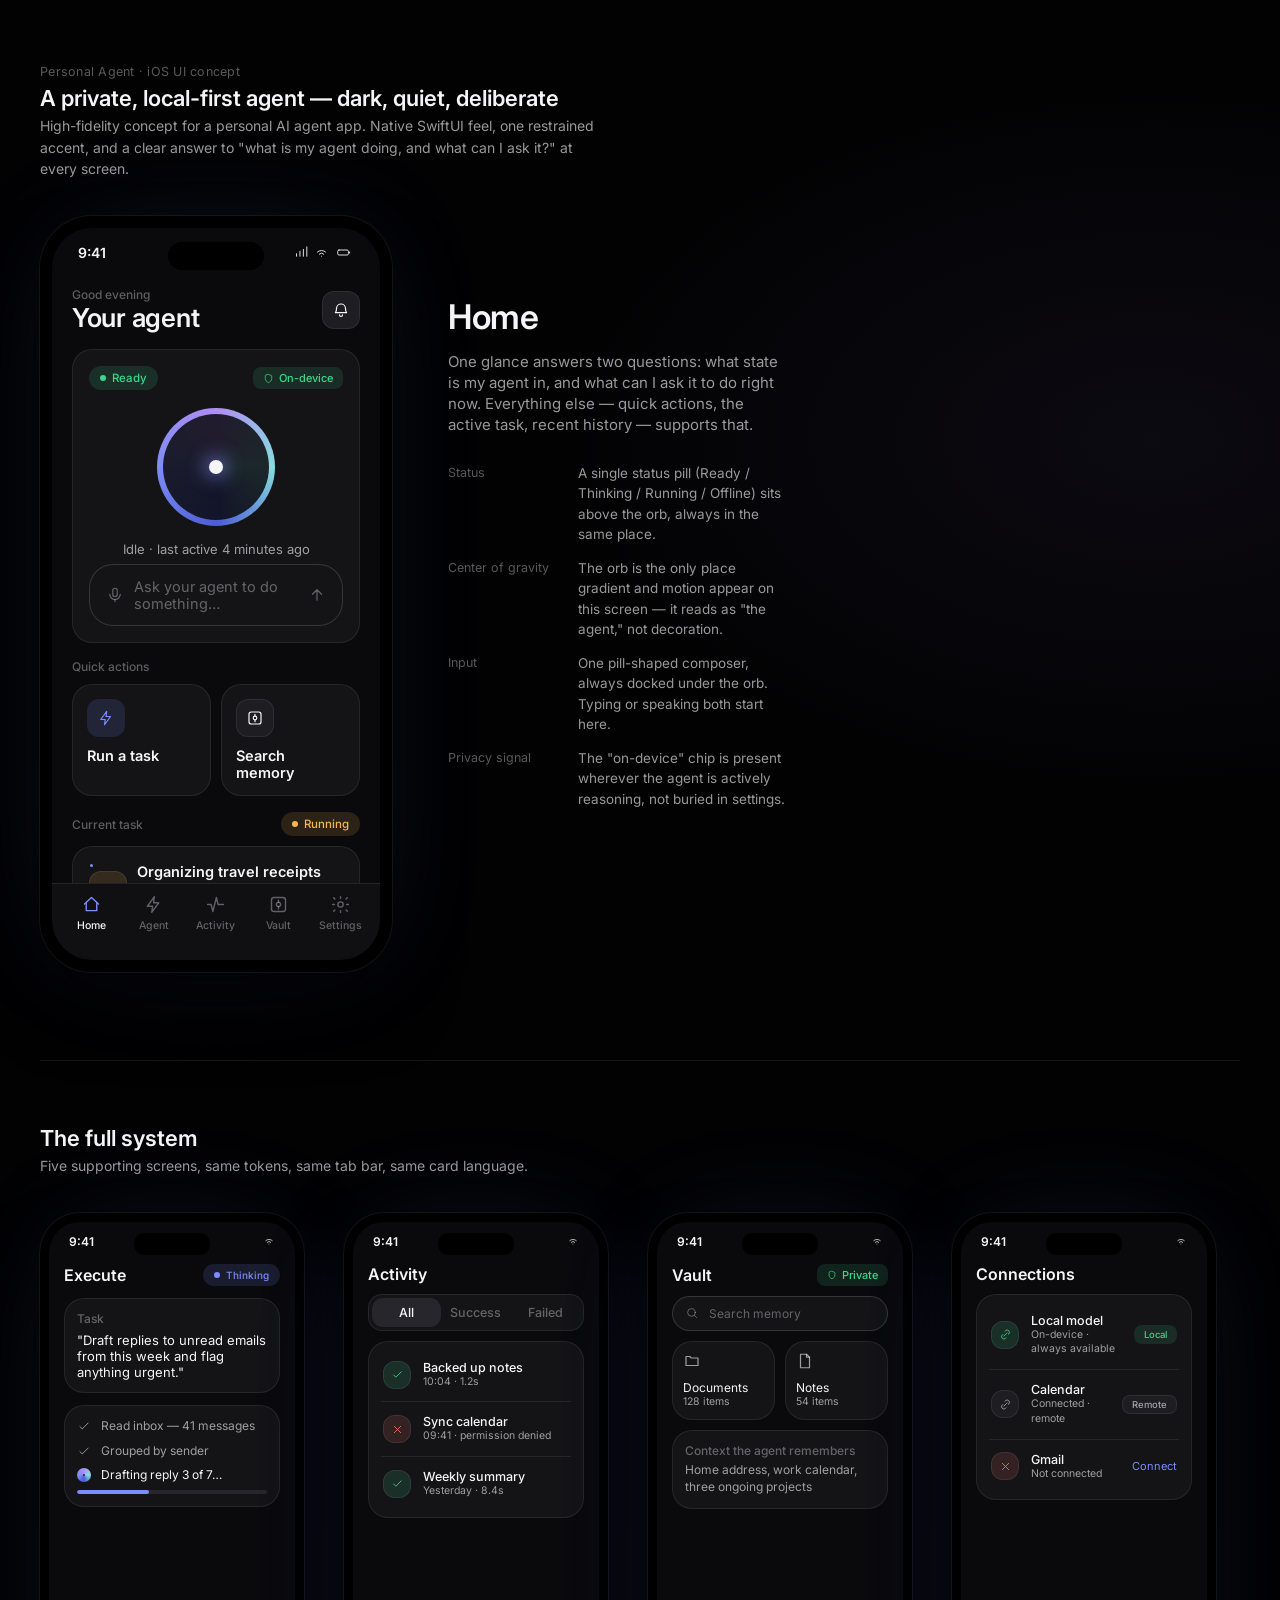
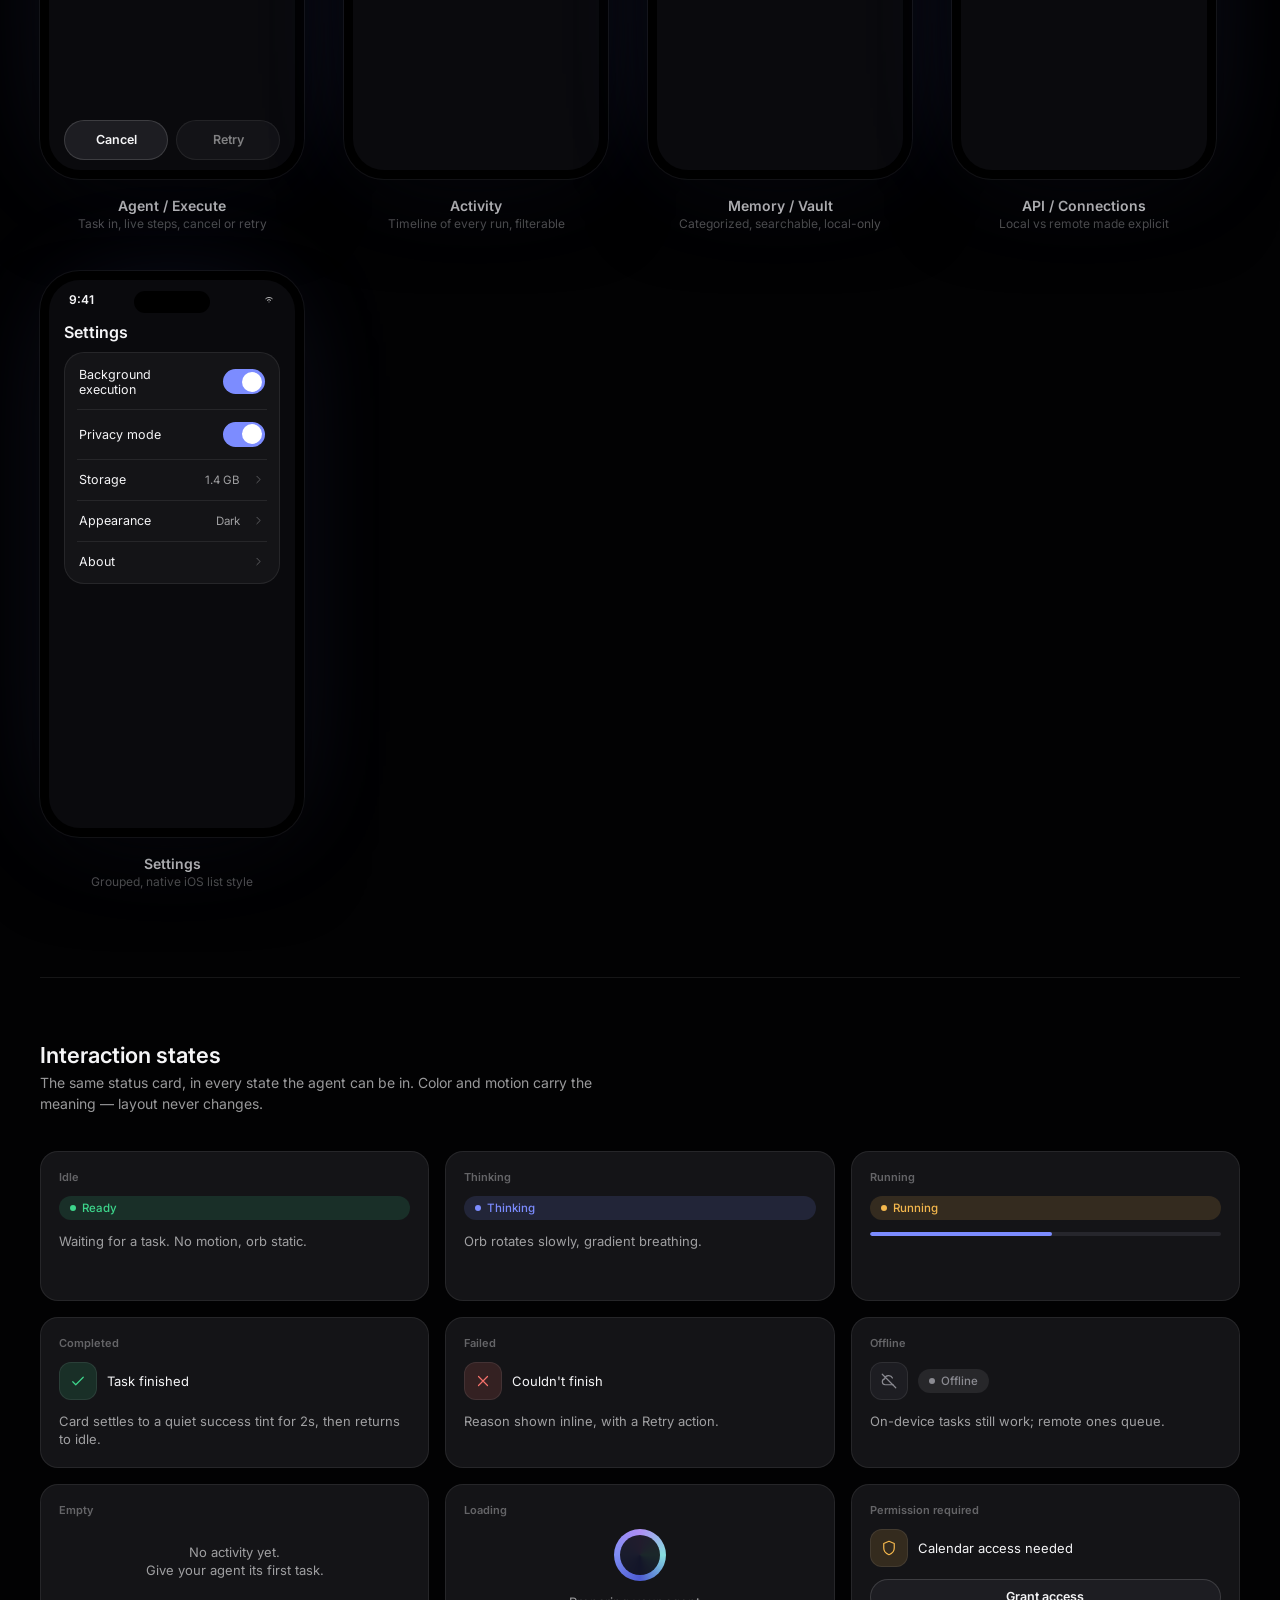
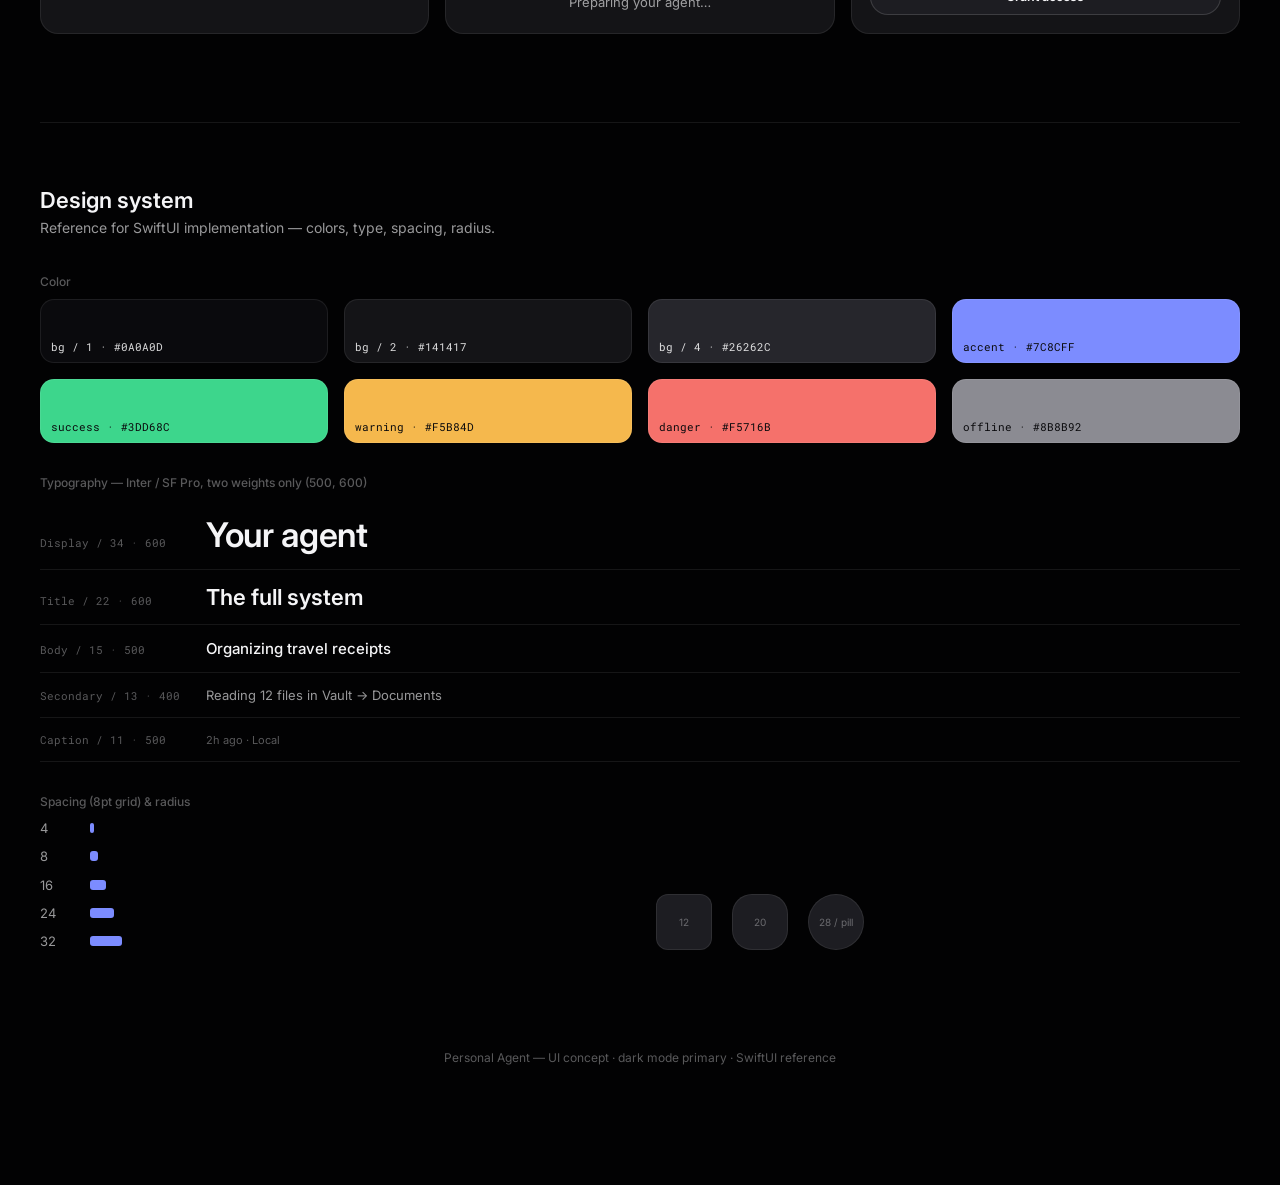
<file: personal-agent-ui.html>
<!DOCTYPE html>
<html lang="vi">
<head>
<meta charset="UTF-8">
<title>Personal Agent — UI Concept</title>
<style>
  @import url('https://fonts.googleapis.com/css2?family=Inter:wght@400;500;600;700&family=Roboto+Mono:wght@400;500&display=swap');

  :root{
    --bg-0:#020203;
    --bg-1:#0A0A0D;
    --bg-2:#141417;
    --bg-3:#1D1D22;
    --bg-4:#26262C;
    --hair:rgba(255,255,255,.08);
    --hair-strong:rgba(255,255,255,.14);
    --text-1:#F5F5F7;
    --text-2:rgba(245,245,247,.62);
    --text-3:rgba(245,245,247,.36);
    --accent:#7C8CFF;
    --accent-dim:rgba(124,140,255,.14);
    --violet:#B18CFF;
    --cyan:#7FE0E0;
    --success:#3DD68C;
    --success-dim:rgba(61,214,140,.14);
    --warning:#F5B84D;
    --warning-dim:rgba(245,184,77,.14);
    --danger:#F5716B;
    --danger-dim:rgba(245,113,107,.14);
    --offline:#8B8B92;
    --font:'Inter',-apple-system,BlinkMacSystemFont,'SF Pro Display','Helvetica Neue',sans-serif;
    --mono:'Roboto Mono',monospace;
  }
  *{box-sizing:border-box; margin:0; padding:0;}
  body{
    background:
      radial-gradient(ellipse 1200px 700px at 20% -10%, rgba(124,140,255,.08), transparent 60%),
      radial-gradient(ellipse 1000px 600px at 90% 10%, rgba(177,140,255,.06), transparent 60%),
      var(--bg-0);
    color:var(--text-1);
    font-family:var(--font);
    padding:64px 40px 120px;
  }
  .wrap{max-width:1400px; margin:0 auto;}

  /* ---------- shared page chrome ---------- */
  .eyebrow{
    font-size:12.5px; color:var(--text-3); letter-spacing:.02em; margin-bottom:6px;
  }
  .section-title{
    font-size:22px; font-weight:600; color:var(--text-1); margin-bottom:4px;
  }
  .section-sub{
    font-size:14px; color:var(--text-2); max-width:560px; line-height:1.55;
  }
  .section-head{ margin-bottom:36px; }
  .divider{ height:1px; background:var(--hair); margin:88px 0 64px; }

  /* ---------- phone frame ---------- */
  .phone{
    position:relative;
    background:#000;
    border-radius:52px;
    padding:12px;
    box-shadow:
      0 0 0 1px rgba(255,255,255,.06),
      0 40px 80px -20px rgba(0,0,0,.7),
      0 0 120px -30px rgba(124,140,255,.18);
  }
  .phone .screen{
    position:relative;
    width:100%; height:100%;
    background:var(--bg-1);
    border-radius:40px;
    overflow:hidden;
    display:flex; flex-direction:column;
  }
  .phone.hero{ width:352px; height:756px; }
  .phone.small{ width:264px; height:566px; padding:9px; border-radius:40px; }
  .phone.small .screen{ border-radius:31px; }

  .island{
    position:absolute; top:14px; left:50%; transform:translateX(-50%);
    width:96px; height:28px; background:#000; border-radius:20px; z-index:20;
  }
  .statusbar{
    display:flex; justify-content:space-between; align-items:center;
    padding:16px 26px 0; font-size:14px; font-weight:600; color:var(--text-1); flex-shrink:0;
  }
  .statusbar .icons{ display:flex; gap:5px; align-items:center; opacity:.9}

  .tabbar{
    margin-top:auto; flex-shrink:0;
    display:flex; justify-content:space-around; align-items:center;
    padding:10px 8px calc(10px + 18px);
    background:rgba(20,20,23,.72);
    backdrop-filter:blur(20px);
    border-top:1px solid var(--hair);
  }
  .tabbar .tab{
    display:flex; flex-direction:column; align-items:center; gap:4px;
    color:var(--text-3); font-size:10.5px; font-weight:500; width:56px;
  }
  .tabbar .tab.active{ color:var(--text-1); }
  .tabbar .tab.active svg{ stroke:var(--accent); }
  .tabbar svg{ stroke:var(--text-3); }
  .tabbar .tab.active .dot{ display:block; }
  .tabbar .dot{ display:none; width:3px; height:3px; border-radius:50%; background:var(--accent); position:absolute; margin-top:-30px;}

  .scr-content{ flex:1; overflow:hidden; padding:20px 20px 12px; display:flex; flex-direction:column; gap:16px; }

  svg.icon{ width:18px; height:18px; stroke:currentColor; stroke-width:1.6; fill:none; stroke-linecap:round; stroke-linejoin:round; }

  /* ---------- generic UI atoms used inside phones ---------- */
  .h1{ font-size:26px; font-weight:600; letter-spacing:-.01em; }
  .h2{ font-size:17px; font-weight:600; }
  .cap{ font-size:12px; color:var(--text-3); font-weight:500; text-transform:none; }
  .muted{ color:var(--text-2); font-size:13px; line-height:1.4; }

  .card{
    background:var(--bg-2);
    border:1px solid var(--hair);
    border-radius:20px;
    padding:16px;
  }
  .row{ display:flex; align-items:center; gap:10px; }
  .between{ display:flex; align-items:center; justify-content:space-between; }

  .pill{
    display:inline-flex; align-items:center; gap:6px;
    padding:5px 11px; border-radius:100px;
    font-size:11.5px; font-weight:500;
  }
  .pill.ready{ background:var(--success-dim); color:var(--success); }
  .pill.thinking{ background:var(--accent-dim); color:var(--accent); }
  .pill.running{ background:var(--warning-dim); color:var(--warning); }
  .pill.offline{ background:rgba(139,139,146,.16); color:var(--offline); }
  .pill.error{ background:var(--danger-dim); color:var(--danger); }
  .pill .pdot{ width:6px; height:6px; border-radius:50%; background:currentColor; }
  .pill.thinking .pdot, .pill.running .pdot{ animation:pulse 1.4s ease-in-out infinite; }
  @keyframes pulse{ 0%,100%{opacity:1} 50%{opacity:.35} }

  .icon-tile{
    width:38px; height:38px; border-radius:12px;
    display:flex; align-items:center; justify-content:center;
    background:var(--bg-3); border:1px solid var(--hair); flex-shrink:0;
  }
  .icon-tile.accent{ background:var(--accent-dim); border-color:transparent; }
  .icon-tile.accent svg{ stroke:var(--accent); }
  .icon-tile.success{ background:var(--success-dim); }
  .icon-tile.success svg{ stroke:var(--success); }
  .icon-tile.warning{ background:var(--warning-dim); }
  .icon-tile.warning svg{ stroke:var(--warning); }
  .icon-tile.danger{ background:var(--danger-dim); }
  .icon-tile.danger svg{ stroke:var(--danger); }

  /* orb */
  .orb-wrap{ display:flex; flex-direction:column; align-items:center; gap:14px; padding:18px 0 6px; }
  .orb{
    width:118px; height:118px; border-radius:50%;
    position:relative;
    background:conic-gradient(from 180deg, #4B5BE0, #7C8CFF, #B18CFF, #7FE0E0, #4B5BE0);
    filter:saturate(0.9);
    display:flex; align-items:center; justify-content:center;
  }
  .orb::after{
    content:''; position:absolute; inset:6px; border-radius:50%;
    background:var(--bg-1); opacity:.86;
  }
  .orb .core{ position:relative; z-index:2; width:14px; height:14px; border-radius:50%; background:var(--text-1); box-shadow:0 0 18px 4px rgba(124,140,255,.6);}
  .orb.thinking{ animation:spin 5s linear infinite; }
  @keyframes spin{ to{ transform:rotate(360deg);} }

  .btn{
    display:flex; align-items:center; justify-content:center; gap:8px;
    height:52px; border-radius:26px; font-size:15px; font-weight:600;
    background:var(--accent); color:#0A0A0D; border:none;
  }
  .btn.ghost{ background:var(--bg-3); color:var(--text-1); border:1px solid var(--hair-strong); }

  .input-pill{
    display:flex; align-items:center; gap:10px;
    background:var(--bg-2); border:1px solid var(--hair-strong);
    border-radius:24px; padding:13px 16px; color:var(--text-3); font-size:14.5px;
  }
  .input-pill svg{ stroke:var(--text-3); flex-shrink:0; }

  .list-item{
    display:flex; align-items:center; gap:12px; padding:12px 2px;
    border-bottom:1px solid var(--hair);
  }
  .list-item:last-child{ border-bottom:none; }

  .grid2{ display:grid; grid-template-columns:1fr 1fr; gap:10px; }

  .seg{
    display:flex; background:var(--bg-2); border:1px solid var(--hair); border-radius:14px; padding:3px;
  }
  .seg span{ flex:1; text-align:center; font-size:12.5px; font-weight:500; padding:7px 0; border-radius:11px; color:var(--text-3); }
  .seg span.on{ background:var(--bg-4); color:var(--text-1); }

  .toggle{ width:42px; height:25px; border-radius:14px; background:var(--bg-4); position:relative; flex-shrink:0; }
  .toggle.on{ background:var(--accent); }
  .toggle::after{ content:''; position:absolute; top:2.5px; left:3px; width:20px; height:20px; border-radius:50%; background:#fff; }
  .toggle.on::after{ left:auto; right:3px; }

  .chip{
    display:inline-flex; align-items:center; gap:5px; font-size:11px; font-weight:500;
    padding:3px 9px; border-radius:8px; background:var(--bg-3); color:var(--text-2); border:1px solid var(--hair);
  }
  .chip.local{ background:rgba(61,214,140,.12); color:var(--success); border-color:transparent; }

  .progressbar{ height:4px; border-radius:4px; background:var(--bg-4); overflow:hidden; }
  .progressbar > div{ height:100%; background:var(--accent); border-radius:4px; }

  .scrollhide::-webkit-scrollbar{ display:none; }

  /* ---------- layout grids ---------- */
  .hero-row{ display:flex; gap:56px; align-items:flex-start; }
  .hero-caption{ padding-top:80px; max-width:340px; }
  .hero-caption .h1{ font-size:34px; margin-bottom:14px; }
  .hero-caption .muted{ font-size:15px; margin-bottom:28px; }
  .kv{ display:flex; gap:10px; margin-bottom:14px; }
  .kv .k{ width:120px; font-size:12.5px; color:var(--text-3); flex-shrink:0; padding-top:2px;}
  .kv .v{ font-size:13.5px; color:var(--text-2); line-height:1.5; }

  .screens-grid{ display:flex; flex-wrap:wrap; gap:40px; justify-content:flex-start; }
  .screen-block{ display:flex; flex-direction:column; align-items:center; gap:18px; }
  .screen-label{ text-align:center; }
  .screen-label .name{ font-size:14px; font-weight:600; }
  .screen-label .desc{ font-size:12px; color:var(--text-3); margin-top:2px; }

  .states-grid{ display:grid; grid-template-columns:repeat(3,1fr); gap:16px; }
  .state-card{
    background:var(--bg-2); border:1px solid var(--hair); border-radius:18px; padding:18px;
    display:flex; flex-direction:column; gap:12px; min-height:150px;
  }
  .state-card .tag{ font-size:11px; font-weight:600; color:var(--text-3); }

  .tok-row{ display:grid; grid-template-columns:repeat(4,1fr); gap:16px; }
  .swatch{ border-radius:14px; height:64px; border:1px solid var(--hair); position:relative; overflow:hidden; }
  .swatch .lbl{ position:absolute; bottom:8px; left:10px; font-size:11px; font-family:var(--mono); color:rgba(255,255,255,.85); }

  .type-row{ display:flex; align-items:baseline; gap:16px; padding:14px 0; border-bottom:1px solid var(--hair); }
  .type-row .tlabel{ width:150px; font-size:11px; color:var(--text-3); font-family:var(--mono); flex-shrink:0; }

  .spacing-row{ display:flex; align-items:center; gap:14px; }
  .spacing-bar{ height:10px; background:var(--accent); border-radius:3px; }

  footer{ margin-top:100px; text-align:center; color:var(--text-3); font-size:12px; }
</style>
</head>
<body>
<div class="wrap">

  <!-- ============ SVG ICON DEFS ============ -->
  <svg width="0" height="0" style="position:absolute">
    <defs>
      <symbol id="i-home" viewBox="0 0 24 24"><path d="M4 11.5 12 4l8 7.5"/><path d="M6 10v9h12v-9"/></symbol>
      <symbol id="i-bolt" viewBox="0 0 24 24"><path d="M13 3 5 14h6l-1 7 8-11h-6z"/></symbol>
      <symbol id="i-activity" viewBox="0 0 24 24"><path d="M3 12h4l2 8 4-16 2 8h6"/></symbol>
      <symbol id="i-vault" viewBox="0 0 24 24"><rect x="4" y="4" width="16" height="16" rx="3"/><circle cx="12" cy="12" r="2.4"/><path d="M12 9.6V7M12 17v-2.6"/></symbol>
      <symbol id="i-link" viewBox="0 0 24 24"><path d="M9 15l6-6"/><path d="M11 6l1-1a4 4 0 0 1 6 6l-1 1"/><path d="M13 18l-1 1a4 4 0 0 1-6-6l1-1"/></symbol>
      <symbol id="i-gear" viewBox="0 0 24 24"><circle cx="12" cy="12" r="3"/><path d="M12 3v2M12 19v2M4.2 4.2l1.4 1.4M18.4 18.4l1.4 1.4M3 12h2M19 12h2M4.2 19.8l1.4-1.4M18.4 5.6l1.4-1.4"/></symbol>
      <symbol id="i-mic" viewBox="0 0 24 24"><rect x="9" y="3" width="6" height="11" rx="3"/><path d="M5 11a7 7 0 0 0 14 0"/><path d="M12 18v3"/></symbol>
      <symbol id="i-search" viewBox="0 0 24 24"><circle cx="11" cy="11" r="6.5"/><path d="M20 20l-4.3-4.3"/></symbol>
      <symbol id="i-chevron" viewBox="0 0 24 24"><path d="M9 6l6 6-6 6"/></symbol>
      <symbol id="i-check" viewBox="0 0 24 24"><path d="M5 13l4 4L19 7"/></symbol>
      <symbol id="i-x" viewBox="0 0 24 24"><path d="M6 6l12 12M18 6L6 18"/></symbol>
      <symbol id="i-clock" viewBox="0 0 24 24"><circle cx="12" cy="12" r="8.5"/><path d="M12 7.5V12l3 2"/></symbol>
      <symbol id="i-cloudoff" viewBox="0 0 24 24"><path d="M3 3l18 18"/><path d="M17.5 17H7a4 4 0 0 1-.8-7.9A5.5 5.5 0 0 1 16.6 8"/></symbol>
      <symbol id="i-folder" viewBox="0 0 24 24"><path d="M4 6h5l2 2h9v10H4z"/></symbol>
      <symbol id="i-doc" viewBox="0 0 24 24"><path d="M6 3h8l4 4v14H6z"/><path d="M14 3v4h4"/></symbol>
      <symbol id="i-plus" viewBox="0 0 24 24"><path d="M12 5v14M5 12h14"/></symbol>
      <symbol id="i-arrowup" viewBox="0 0 24 24"><path d="M12 19V5M6 11l6-6 6 6"/></symbol>
      <symbol id="i-shield" viewBox="0 0 24 24"><path d="M12 3l7 3v6c0 4.5-3 7.5-7 9-4-1.5-7-4.5-7-9V6z"/></symbol>
      <symbol id="i-wifi" viewBox="0 0 24 24"><path d="M12 18h.01M8.5 14.5a5 5 0 0 1 7 0M5.5 11.2a9.5 9.5 0 0 1 13 0"/></symbol>
      <symbol id="i-bell" viewBox="0 0 24 24"><path d="M6 10a6 6 0 0 1 12 0c0 4 1.5 5.5 1.5 5.5H4.5S6 14 6 10z"/><path d="M10 18.5a2 2 0 0 0 4 0"/></symbol>
      <symbol id="i-trash" viewBox="0 0 24 24"><path d="M5 7h14M9 7V5h6v2M7 7l1 13h8l1-13"/></symbol>
      <symbol id="i-battery" viewBox="0 0 24 24"><rect x="2" y="8" width="17" height="8" rx="2"/><path d="M21 11v2"/></symbol>
      <symbol id="i-cellular" viewBox="0 0 24 24"><path d="M4 18v-4M9.5 18v-8M15 18V7M20.5 18V3"/></symbol>
      <symbol id="i-info" viewBox="0 0 24 24"><circle cx="12" cy="12" r="8.5"/><path d="M12 11v5M12 8v.01"/></symbol>
      <symbol id="i-repeat" viewBox="0 0 24 24"><path d="M4 7h13l-3-3M20 17H7l3 3"/></symbol>
      <symbol id="i-play" viewBox="0 0 24 24"><path d="M7 5l12 7-12 7z"/></symbol>
    </defs>
  </svg>

  <!-- ============ HEADER ============ -->
  <div class="section-head">
    <div class="eyebrow">Personal Agent · iOS UI concept</div>
    <div class="section-title">A private, local-first agent — dark, quiet, deliberate</div>
    <div class="section-sub">High-fidelity concept for a personal AI agent app. Native SwiftUI feel, one restrained accent, and a clear answer to "what is my agent doing, and what can I ask it?" at every screen.</div>
  </div>

  <!-- ============ HERO: HOME SCREEN ============ -->
  <div class="hero-row">
    <div class="phone hero">
      <div class="screen">
        <div class="island"></div>
        <div class="statusbar">
          <span>9:41</span>
          <div class="icons"><svg class="icon" style="width:15px;height:15px"><use href="#i-cellular"/></svg><svg class="icon" style="width:15px;height:15px"><use href="#i-wifi"/></svg><svg class="icon" style="width:20px;height:15px"><use href="#i-battery"/></svg></div>
        </div>

        <div class="scr-content scrollhide" style="overflow-y:auto">
          <div class="between" style="margin-top:6px">
            <div>
              <div class="cap">Good evening</div>
              <div class="h1">Your agent</div>
            </div>
            <div class="icon-tile"><svg class="icon"><use href="#i-bell"/></svg></div>
          </div>

          <!-- agent status card -->
          <div class="card" style="align-items:center; text-align:center;">
            <div class="between" style="width:100%">
              <span class="pill ready"><span class="pdot"></span>Ready</span>
              <span class="chip local"><svg class="icon" style="width:11px;height:11px"><use href="#i-shield"/></svg>On-device</span>
            </div>
            <div class="orb-wrap">
              <div class="orb"><div class="core"></div></div>
              <div class="muted" style="font-size:13px">Idle · last active 4 minutes ago</div>
            </div>
            <div class="input-pill" style="width:100%">
              <svg class="icon"><use href="#i-mic"/></svg>
              <span style="flex:1; text-align:left">Ask your agent to do something…</span>
              <svg class="icon"><use href="#i-arrowup"/></svg>
            </div>
          </div>

          <!-- quick actions -->
          <div>
            <div class="cap" style="margin-bottom:10px">Quick actions</div>
            <div class="grid2">
              <div class="card" style="padding:14px;">
                <div class="icon-tile accent"><svg class="icon"><use href="#i-bolt"/></svg></div>
                <div class="h2" style="margin-top:10px; font-size:14.5px">Run a task</div>
              </div>
              <div class="card" style="padding:14px;">
                <div class="icon-tile"><svg class="icon"><use href="#i-vault"/></svg></div>
                <div class="h2" style="margin-top:10px; font-size:14.5px">Search memory</div>
              </div>
            </div>
          </div>

          <!-- current task -->
          <div>
            <div class="between" style="margin-bottom:10px">
              <div class="cap">Current task</div>
              <span class="pill running"><span class="pdot"></span>Running</span>
            </div>
            <div class="card">
              <div class="row">
                <div class="icon-tile warning"><svg class="icon"><use href="#i-repeat"/></svg></div>
                <div style="flex:1">
                  <div class="h2" style="font-size:14.5px">Organizing travel receipts</div>
                  <div class="muted">Reading 12 files in Vault → Documents</div>
                </div>
              </div>
              <div class="progressbar" style="margin-top:12px"><div style="width:64%"></div></div>
            </div>
          </div>

          <!-- recent activity -->
          <div>
            <div class="between" style="margin-bottom:6px">
              <div class="cap">Recent activity</div>
              <span class="muted" style="color:var(--accent)">See all</span>
            </div>
            <div class="card" style="padding:6px 14px;">
              <div class="list-item">
                <div class="icon-tile success" style="width:32px;height:32px"><svg class="icon" style="width:15px;height:15px"><use href="#i-check"/></svg></div>
                <div style="flex:1">
                  <div style="font-size:13.5px; font-weight:500">Summarized weekly emails</div>
                  <div class="muted" style="font-size:11.5px">2h ago · Local</div>
                </div>
              </div>
              <div class="list-item">
                <div class="icon-tile danger" style="width:32px;height:32px"><svg class="icon" style="width:15px;height:15px"><use href="#i-x"/></svg></div>
                <div style="flex:1">
                  <div style="font-size:13.5px; font-weight:500">Sync with calendar</div>
                  <div class="muted" style="font-size:11.5px">Yesterday · Failed, permission needed</div>
                </div>
              </div>
            </div>
          </div>
        </div>

        <div class="tabbar">
          <div class="tab active"><svg class="icon" style="width:21px;height:21px"><use href="#i-home"/></svg>Home<span class="dot"></span></div>
          <div class="tab"><svg class="icon" style="width:21px;height:21px"><use href="#i-bolt"/></svg>Agent</div>
          <div class="tab"><svg class="icon" style="width:21px;height:21px"><use href="#i-activity"/></svg>Activity</div>
          <div class="tab"><svg class="icon" style="width:21px;height:21px"><use href="#i-vault"/></svg>Vault</div>
          <div class="tab"><svg class="icon" style="width:21px;height:21px"><use href="#i-gear"/></svg>Settings</div>
        </div>
      </div>
    </div>

    <div class="hero-caption">
      <div class="h1">Home</div>
      <div class="muted">One glance answers two questions: what state is my agent in, and what can I ask it to do right now. Everything else — quick actions, the active task, recent history — supports that.</div>
      <div class="kv"><div class="k">Status</div><div class="v">A single status pill (Ready / Thinking / Running / Offline) sits above the orb, always in the same place.</div></div>
      <div class="kv"><div class="k">Center of gravity</div><div class="v">The orb is the only place gradient and motion appear on this screen — it reads as "the agent," not decoration.</div></div>
      <div class="kv"><div class="k">Input</div><div class="v">One pill-shaped composer, always docked under the orb. Typing or speaking both start here.</div></div>
      <div class="kv"><div class="k">Privacy signal</div><div class="v">The "on-device" chip is present wherever the agent is actively reasoning, not buried in settings.</div></div>
    </div>
  </div>

  <div class="divider"></div>

  <!-- ============ OTHER SCREENS ============ -->
  <div class="section-head">
    <div class="section-title">The full system</div>
    <div class="section-sub">Five supporting screens, same tokens, same tab bar, same card language.</div>
  </div>

  <div class="screens-grid">

    <!-- AGENT / EXECUTE -->
    <div class="screen-block">
      <div class="phone small">
        <div class="screen">
          <div class="island" style="width:76px;height:22px;top:11px"></div>
          <div class="statusbar" style="padding:12px 20px 0; font-size:12px"><span>9:41</span><div class="icons"><svg class="icon" style="width:12px;height:12px"><use href="#i-wifi"/></svg></div></div>
          <div class="scr-content" style="padding:15px 15px 10px; gap:12px">
            <div class="between">
              <div class="h2" style="font-size:16px">Execute</div>
              <span class="pill thinking" style="font-size:10px"><span class="pdot"></span>Thinking</span>
            </div>
            <div class="card" style="padding:12px;">
              <div class="cap" style="margin-bottom:6px">Task</div>
              <div style="font-size:13px">"Draft replies to unread emails from this week and flag anything urgent."</div>
            </div>
            <div class="card" style="padding:12px; gap:8px; display:flex; flex-direction:column;">
              <div class="row"><svg class="icon" style="width:14px;height:14px; stroke:var(--text-2)"><use href="#i-check"/></svg><span style="font-size:12px" class="muted">Read inbox — 41 messages</span></div>
              <div class="row"><svg class="icon" style="width:14px;height:14px; stroke:var(--text-2)"><use href="#i-check"/></svg><span style="font-size:12px" class="muted">Grouped by sender</span></div>
              <div class="row"><div class="orb" style="width:14px;height:14px" ></div><span style="font-size:12px">Drafting reply 3 of 7…</span></div>
              <div class="progressbar"><div style="width:38%"></div></div>
            </div>
            <div style="display:flex; gap:8px; margin-top:auto">
              <div class="btn ghost" style="flex:1; height:40px; font-size:12.5px">Cancel</div>
              <div class="btn ghost" style="flex:1; height:40px; font-size:12.5px; opacity:.5">Retry</div>
            </div>
          </div>
        </div>
      </div>
      <div class="screen-label"><div class="name">Agent / Execute</div><div class="desc">Task in, live steps, cancel or retry</div></div>
    </div>

    <!-- ACTIVITY -->
    <div class="screen-block">
      <div class="phone small">
        <div class="screen">
          <div class="island" style="width:76px;height:22px;top:11px"></div>
          <div class="statusbar" style="padding:12px 20px 0; font-size:12px"><span>9:41</span><div class="icons"><svg class="icon" style="width:12px;height:12px"><use href="#i-wifi"/></svg></div></div>
          <div class="scr-content" style="padding:15px 15px 10px; gap:10px">
            <div class="h2" style="font-size:16px">Activity</div>
            <div class="seg"><span class="on">All</span><span>Success</span><span>Failed</span></div>
            <div class="card" style="padding:6px 12px;">
              <div class="list-item">
                <div class="icon-tile success" style="width:28px;height:28px"><svg class="icon" style="width:13px;height:13px"><use href="#i-check"/></svg></div>
                <div style="flex:1"><div style="font-size:12.5px;font-weight:500">Backed up notes</div><div class="muted" style="font-size:10.5px">10:04 · 1.2s</div></div>
              </div>
              <div class="list-item">
                <div class="icon-tile danger" style="width:28px;height:28px"><svg class="icon" style="width:13px;height:13px"><use href="#i-x"/></svg></div>
                <div style="flex:1"><div style="font-size:12.5px;font-weight:500">Sync calendar</div><div class="muted" style="font-size:10.5px">09:41 · permission denied</div></div>
              </div>
              <div class="list-item">
                <div class="icon-tile success" style="width:28px;height:28px"><svg class="icon" style="width:13px;height:13px"><use href="#i-check"/></svg></div>
                <div style="flex:1"><div style="font-size:12.5px;font-weight:500">Weekly summary</div><div class="muted" style="font-size:10.5px">Yesterday · 8.4s</div></div>
              </div>
            </div>
          </div>
        </div>
      </div>
      <div class="screen-label"><div class="name">Activity</div><div class="desc">Timeline of every run, filterable</div></div>
    </div>

    <!-- MEMORY / VAULT -->
    <div class="screen-block">
      <div class="phone small">
        <div class="screen">
          <div class="island" style="width:76px;height:22px;top:11px"></div>
          <div class="statusbar" style="padding:12px 20px 0; font-size:12px"><span>9:41</span><div class="icons"><svg class="icon" style="width:12px;height:12px"><use href="#i-wifi"/></svg></div></div>
          <div class="scr-content" style="padding:15px 15px 10px; gap:10px">
            <div class="between"><div class="h2" style="font-size:16px">Vault</div><span class="chip local"><svg class="icon" style="width:10px;height:10px"><use href="#i-shield"/></svg>Private</span></div>
            <div class="input-pill" style="padding:9px 12px; font-size:12px"><svg class="icon" style="width:14px;height:14px"><use href="#i-search"/></svg>Search memory</div>
            <div class="grid2">
              <div class="card" style="padding:10px;"><svg class="icon" style="stroke:var(--text-2)"><use href="#i-folder"/></svg><div style="font-size:12px;margin-top:6px">Documents</div><div class="muted" style="font-size:10.5px">128 items</div></div>
              <div class="card" style="padding:10px;"><svg class="icon" style="stroke:var(--text-2)"><use href="#i-doc"/></svg><div style="font-size:12px;margin-top:6px">Notes</div><div class="muted" style="font-size:10.5px">54 items</div></div>
            </div>
            <div class="card" style="padding:12px;">
              <div class="cap" style="margin-bottom:4px">Context the agent remembers</div>
              <div class="muted" style="font-size:12px">Home address, work calendar, three ongoing projects</div>
            </div>
          </div>
        </div>
      </div>
      <div class="screen-label"><div class="name">Memory / Vault</div><div class="desc">Categorized, searchable, local-only</div></div>
    </div>

    <!-- CONNECTIONS -->
    <div class="screen-block">
      <div class="phone small">
        <div class="screen">
          <div class="island" style="width:76px;height:22px;top:11px"></div>
          <div class="statusbar" style="padding:12px 20px 0; font-size:12px"><span>9:41</span><div class="icons"><svg class="icon" style="width:12px;height:12px"><use href="#i-wifi"/></svg></div></div>
          <div class="scr-content" style="padding:15px 15px 10px; gap:10px">
            <div class="h2" style="font-size:16px">Connections</div>
            <div class="card" style="padding:6px 12px;">
              <div class="list-item">
                <div class="icon-tile success" style="width:28px;height:28px"><svg class="icon" style="width:13px;height:13px"><use href="#i-link"/></svg></div>
                <div style="flex:1"><div style="font-size:12.5px;font-weight:500">Local model</div><div class="muted" style="font-size:10.5px">On-device · always available</div></div>
                <span class="chip local" style="font-size:9.5px">Local</span>
              </div>
              <div class="list-item">
                <div class="icon-tile" style="width:28px;height:28px"><svg class="icon" style="width:13px;height:13px; stroke:var(--text-2)"><use href="#i-link"/></svg></div>
                <div style="flex:1"><div style="font-size:12.5px;font-weight:500">Calendar</div><div class="muted" style="font-size:10.5px">Connected · remote</div></div>
                <span class="chip" style="font-size:9.5px">Remote</span>
              </div>
              <div class="list-item">
                <div class="icon-tile danger" style="width:28px;height:28px"><svg class="icon" style="width:13px;height:13px"><use href="#i-x"/></svg></div>
                <div style="flex:1"><div style="font-size:12.5px;font-weight:500">Gmail</div><div class="muted" style="font-size:10.5px">Not connected</div></div>
                <span class="muted" style="font-size:11px; color:var(--accent)">Connect</span>
              </div>
            </div>
          </div>
        </div>
      </div>
      <div class="screen-label"><div class="name">API / Connections</div><div class="desc">Local vs remote made explicit</div></div>
    </div>

    <!-- SETTINGS -->
    <div class="screen-block">
      <div class="phone small">
        <div class="screen">
          <div class="island" style="width:76px;height:22px;top:11px"></div>
          <div class="statusbar" style="padding:12px 20px 0; font-size:12px"><span>9:41</span><div class="icons"><svg class="icon" style="width:12px;height:12px"><use href="#i-wifi"/></svg></div></div>
          <div class="scr-content" style="padding:15px 15px 10px; gap:10px">
            <div class="h2" style="font-size:16px">Settings</div>
            <div class="card" style="padding:2px 12px;">
              <div class="list-item"><span style="font-size:12.5px;flex:1">Background execution</span><div class="toggle on"></div></div>
              <div class="list-item"><span style="font-size:12.5px;flex:1">Privacy mode</span><div class="toggle on"></div></div>
              <div class="list-item"><span style="font-size:12.5px;flex:1">Storage</span><span class="muted" style="font-size:11.5px">1.4 GB</span><svg class="icon" style="width:13px;height:13px;stroke:var(--text-3)"><use href="#i-chevron"/></svg></div>
              <div class="list-item"><span style="font-size:12.5px;flex:1">Appearance</span><span class="muted" style="font-size:11.5px">Dark</span><svg class="icon" style="width:13px;height:13px;stroke:var(--text-3)"><use href="#i-chevron"/></svg></div>
              <div class="list-item"><span style="font-size:12.5px;flex:1">About</span><svg class="icon" style="width:13px;height:13px;stroke:var(--text-3)"><use href="#i-chevron"/></svg></div>
            </div>
          </div>
        </div>
      </div>
      <div class="screen-label"><div class="name">Settings</div><div class="desc">Grouped, native iOS list style</div></div>
    </div>

  </div>

  <div class="divider"></div>

  <!-- ============ INTERACTION STATES ============ -->
  <div class="section-head">
    <div class="section-title">Interaction states</div>
    <div class="section-sub">The same status card, in every state the agent can be in. Color and motion carry the meaning — layout never changes.</div>
  </div>

  <div class="states-grid">
    <div class="state-card">
      <div class="tag">Idle</div>
      <span class="pill ready"><span class="pdot"></span>Ready</span>
      <div class="muted">Waiting for a task. No motion, orb static.</div>
    </div>
    <div class="state-card">
      <div class="tag">Thinking</div>
      <span class="pill thinking"><span class="pdot"></span>Thinking</span>
      <div class="muted">Orb rotates slowly, gradient breathing.</div>
    </div>
    <div class="state-card">
      <div class="tag">Running</div>
      <span class="pill running"><span class="pdot"></span>Running</span>
      <div class="progressbar"><div style="width:52%"></div></div>
    </div>
    <div class="state-card">
      <div class="tag">Completed</div>
      <div class="row"><div class="icon-tile success"><svg class="icon"><use href="#i-check"/></svg></div><span style="font-size:13px">Task finished</span></div>
      <div class="muted">Card settles to a quiet success tint for 2s, then returns to idle.</div>
    </div>
    <div class="state-card">
      <div class="tag">Failed</div>
      <div class="row"><div class="icon-tile danger"><svg class="icon"><use href="#i-x"/></svg></div><span style="font-size:13px">Couldn't finish</span></div>
      <div class="muted">Reason shown inline, with a Retry action.</div>
    </div>
    <div class="state-card">
      <div class="tag">Offline</div>
      <div class="row"><div class="icon-tile"><svg class="icon" style="stroke:var(--offline)"><use href="#i-cloudoff"/></svg></div><span class="pill offline"><span class="pdot"></span>Offline</span></div>
      <div class="muted">On-device tasks still work; remote ones queue.</div>
    </div>
    <div class="state-card">
      <div class="tag">Empty</div>
      <div class="muted" style="text-align:center; padding:14px 0;">No activity yet.<br>Give your agent its first task.</div>
    </div>
    <div class="state-card">
      <div class="tag">Loading</div>
      <div class="orb-wrap" style="padding:0"><div class="orb" style="width:52px;height:52px"></div></div>
      <div class="muted" style="text-align:center">Preparing your agent…</div>
    </div>
    <div class="state-card">
      <div class="tag">Permission required</div>
      <div class="row"><div class="icon-tile warning"><svg class="icon"><use href="#i-shield"/></svg></div><span style="font-size:13px">Calendar access needed</span></div>
      <div class="btn ghost" style="height:36px; font-size:12.5px">Grant access</div>
    </div>
  </div>

  <div class="divider"></div>

  <!-- ============ DESIGN SYSTEM ============ -->
  <div class="section-head">
    <div class="section-title">Design system</div>
    <div class="section-sub">Reference for SwiftUI implementation — colors, type, spacing, radius.</div>
  </div>

  <div class="cap" style="margin-bottom:10px">Color</div>
  <div class="tok-row" style="margin-bottom:32px">
    <div class="swatch" style="background:var(--bg-1)"><span class="lbl">bg / 1 · #0A0A0D</span></div>
    <div class="swatch" style="background:var(--bg-2)"><span class="lbl">bg / 2 · #141417</span></div>
    <div class="swatch" style="background:var(--bg-4)"><span class="lbl">bg / 4 · #26262C</span></div>
    <div class="swatch" style="background:var(--accent)"><span class="lbl" style="color:#0A0A0D">accent · #7C8CFF</span></div>
    <div class="swatch" style="background:var(--success)"><span class="lbl" style="color:#0A0A0D">success · #3DD68C</span></div>
    <div class="swatch" style="background:var(--warning)"><span class="lbl" style="color:#0A0A0D">warning · #F5B84D</span></div>
    <div class="swatch" style="background:var(--danger)"><span class="lbl" style="color:#0A0A0D">danger · #F5716B</span></div>
    <div class="swatch" style="background:var(--offline)"><span class="lbl" style="color:#0A0A0D">offline · #8B8B92</span></div>
  </div>

  <div class="cap" style="margin-bottom:10px">Typography — Inter / SF Pro, two weights only (500, 600)</div>
  <div style="margin-bottom:32px">
    <div class="type-row"><div class="tlabel">Display / 34 · 600</div><div style="font-size:34px; font-weight:600; letter-spacing:-.01em">Your agent</div></div>
    <div class="type-row"><div class="tlabel">Title / 22 · 600</div><div style="font-size:22px; font-weight:600">The full system</div></div>
    <div class="type-row"><div class="tlabel">Body / 15 · 500</div><div style="font-size:15px; font-weight:500">Organizing travel receipts</div></div>
    <div class="type-row"><div class="tlabel">Secondary / 13 · 400</div><div style="font-size:13px; color:var(--text-2)">Reading 12 files in Vault → Documents</div></div>
    <div class="type-row"><div class="tlabel">Caption / 11 · 500</div><div style="font-size:11px; color:var(--text-3)">2h ago · Local</div></div>
  </div>

  <div class="cap" style="margin-bottom:10px">Spacing (8pt grid) &amp; radius</div>
  <div class="grid2" style="gap:32px; margin-bottom:8px">
    <div>
      <div class="spacing-row" style="margin-bottom:10px"><span class="muted" style="width:36px">4</span><div class="spacing-bar" style="width:4px"></div></div>
      <div class="spacing-row" style="margin-bottom:10px"><span class="muted" style="width:36px">8</span><div class="spacing-bar" style="width:8px"></div></div>
      <div class="spacing-row" style="margin-bottom:10px"><span class="muted" style="width:36px">16</span><div class="spacing-bar" style="width:16px"></div></div>
      <div class="spacing-row" style="margin-bottom:10px"><span class="muted" style="width:36px">24</span><div class="spacing-bar" style="width:24px"></div></div>
      <div class="spacing-row"><span class="muted" style="width:36px">32</span><div class="spacing-bar" style="width:32px"></div></div>
    </div>
    <div class="row" style="gap:20px; align-items:flex-end">
      <div style="width:56px; height:56px; background:var(--bg-3); border:1px solid var(--hair); border-radius:12px; display:flex;align-items:center;justify-content:center;font-size:10px;color:var(--text-3)">12</div>
      <div style="width:56px; height:56px; background:var(--bg-3); border:1px solid var(--hair); border-radius:20px; display:flex;align-items:center;justify-content:center;font-size:10px;color:var(--text-3)">20</div>
      <div style="width:56px; height:56px; background:var(--bg-3); border:1px solid var(--hair); border-radius:28px; display:flex;align-items:center;justify-content:center;font-size:10px;color:var(--text-3)">28 / pill</div>
    </div>
  </div>

  <footer>Personal Agent — UI concept · dark mode primary · SwiftUI reference</footer>
</div>
</body>
</html>
</file>
